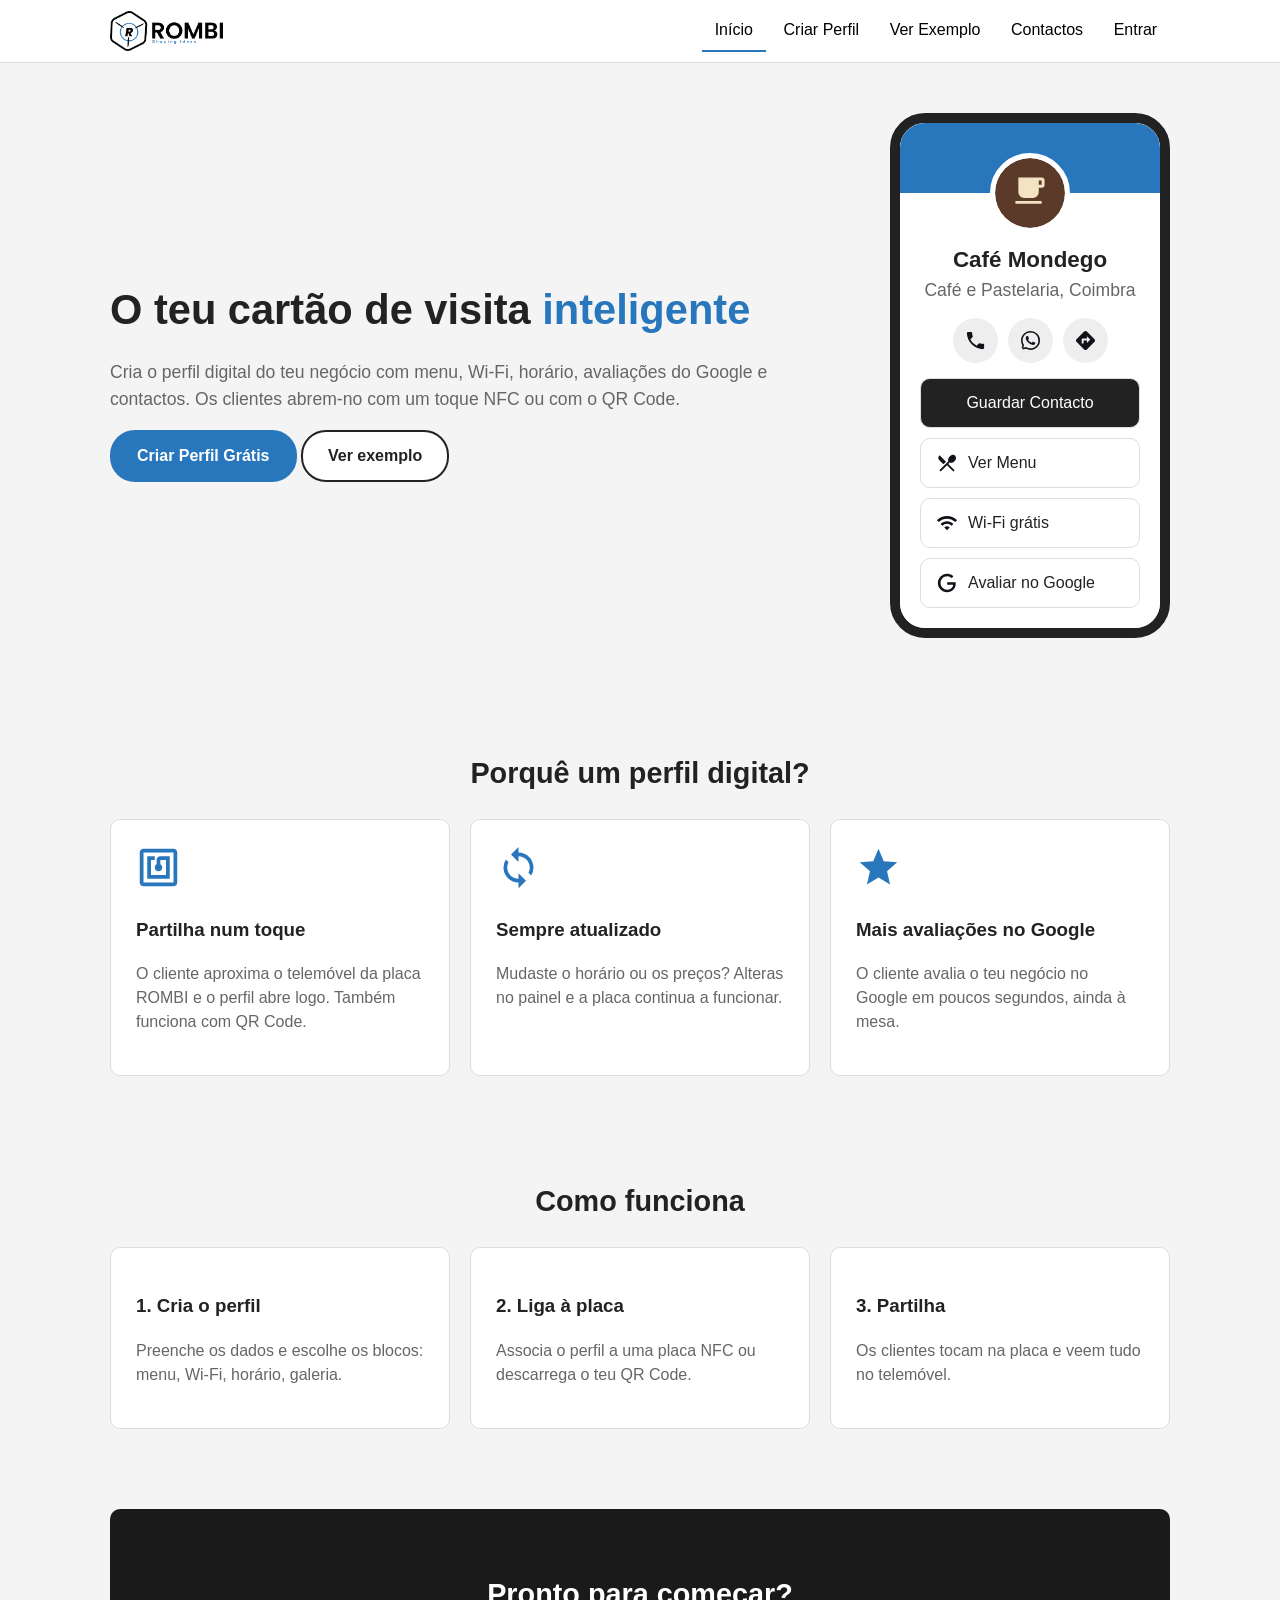
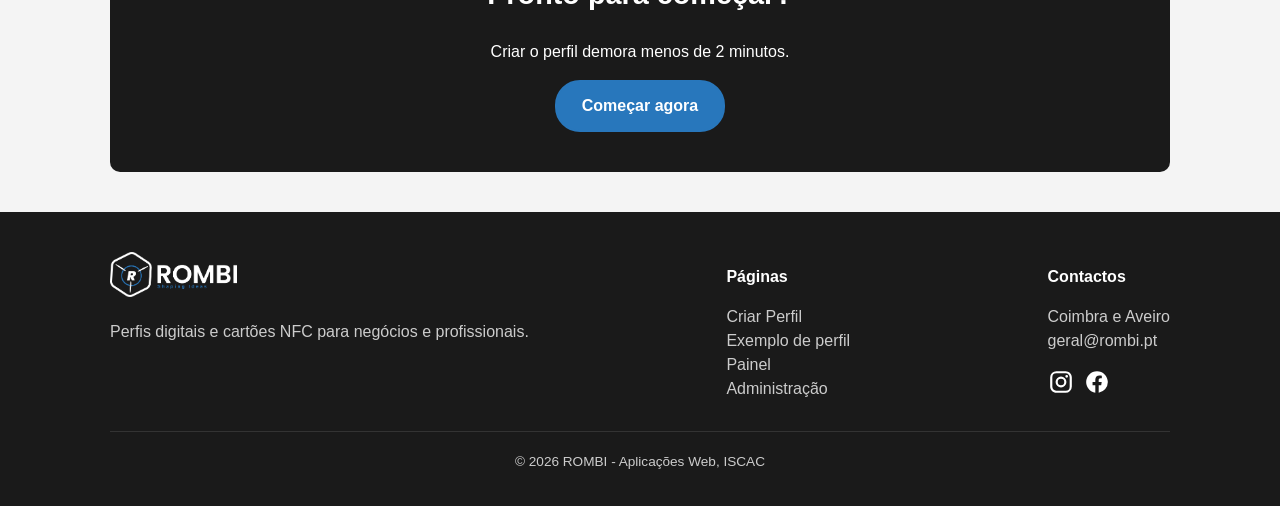
<file: index.html>
<!doctype html>
<html lang="pt">
<head>
    <meta charset="UTF-8">
    <meta name="viewport" content="width=device-width, initial-scale=1.0">
    <title>ROMBI - Perfis Digitais</title>
    <link rel="icon" href="imagens/favicon.png">
    <link rel="stylesheet" href="css/style.css?v=4">
</head>
<body>

    <header>
        <div class="contentor" id="barra">
            <a id="logo" href="index.html"><img src="imagens/logo-rombi.png" alt="logótipo da ROMBI"></a>

            <nav>
                <a class="nav-link activo" href="index.html">Início</a>
                <a class="nav-link" href="templates.html">Criar Perfil</a>
                <a class="nav-link" href="perfil.html">Ver Exemplo</a>
                <a class="nav-link" href="contactos.html">Contactos</a>
                <a class="nav-link" href="entrar.html">Entrar</a>
            </nav>
        </div>
    </header>

    <main>

        <section class="contentor" id="destaque">
            <div class="texto">
                <h1>O teu cartão de visita <span>inteligente</span></h1>
                <p>
                    Cria o perfil digital do teu negócio com menu, Wi-Fi, horário, avaliações
                    do Google e contactos. Os clientes abrem-no com um toque NFC ou com o QR Code.
                </p>
                <a class="botao" href="templates.html">Criar Perfil Grátis</a>
                <a class="botao botao-branco" href="perfil.html">Ver exemplo</a>
            </div>

            <div class="telemovel">
                <div class="perfil">
                    <div class="capa"></div>
                    <img class="avatar" src="imagens/avatares/cafe-mondego.svg" alt="logótipo do Café Mondego">
                    <h2>Café Mondego</h2>
                    <p class="categoria">Café e Pastelaria, Coimbra</p>
                    <div class="acoes">
                        <img src="imagens/icons/ic--baseline-phone.svg" alt="ligar">
                        <img src="imagens/icons/ic--baseline-whatsapp.svg" alt="whatsapp">
                        <img src="imagens/icons/ic--baseline-directions.svg" alt="direções">
                    </div>
                    <div class="lista-botoes">
                        <div class="botao-link principal">Guardar Contacto</div>
                        <div class="botao-link"><img src="imagens/icons/ic--baseline-restaurant-menu.svg" alt="">Ver Menu</div>
                        <div class="botao-link"><img src="imagens/icons/ic--baseline-wifi.svg" alt="">Wi-Fi grátis</div>
                        <div class="botao-link"><img src="imagens/icons/mdi--google.svg" alt="">Avaliar no Google</div>
                    </div>
                </div>
            </div>
        </section>

        <section class="contentor seccao">
            <h2>Porquê um perfil digital?</h2>
            <div id="vantagens">
                <div class="card">
                    <img src="imagens/icons/ic--baseline-nfc-azul.svg" alt="ícone NFC">
                    <h3>Partilha num toque</h3>
                    <p>O cliente aproxima o telemóvel da placa ROMBI e o perfil abre logo. Também funciona com QR Code.</p>
                </div>
                <div class="card">
                    <img src="imagens/icons/ic--baseline-sync-azul.svg" alt="ícone atualizar">
                    <h3>Sempre atualizado</h3>
                    <p>Mudaste o horário ou os preços? Alteras no painel e a placa continua a funcionar.</p>
                </div>
                <div class="card">
                    <img src="imagens/icons/ic--baseline-star-azul.svg" alt="ícone estrela">
                    <h3>Mais avaliações no Google</h3>
                    <p>O cliente avalia o teu negócio no Google em poucos segundos, ainda à mesa.</p>
                </div>
            </div>
        </section>

        <section class="contentor seccao">
            <h2>Como funciona</h2>
            <div id="passos">
                <div class="card">
                    <h3>1. Cria o perfil</h3>
                    <p>Preenche os dados e escolhe os blocos: menu, Wi-Fi, horário, galeria.</p>
                </div>
                <div class="card">
                    <h3>2. Liga à placa</h3>
                    <p>Associa o perfil a uma placa NFC ou descarrega o teu QR Code.</p>
                </div>
                <div class="card">
                    <h3>3. Partilha</h3>
                    <p>Os clientes tocam na placa e veem tudo no telemóvel.</p>
                </div>
            </div>
        </section>

        <section class="contentor seccao">
            <div id="chamada">
                <h2>Pronto para começar?</h2>
                <p>Criar o perfil demora menos de 2 minutos.</p>
                <a class="botao" href="templates.html">Começar agora</a>
            </div>
        </section>

    </main>

    <footer>
        <div class="contentor">
            <div id="rodape">
                <div>
                    <img class="logo-rodape" src="imagens/logo-rombi-branco.png" alt="logótipo da ROMBI">
                    <p>Perfis digitais e cartões NFC para negócios e profissionais.</p>
                </div>
                <div>
                    <h2>Páginas</h2>
                    <ul>
                        <li><a href="templates.html">Criar Perfil</a></li>
                        <li><a href="perfil.html">Exemplo de perfil</a></li>
                        <li><a href="painel.html">Painel</a></li>
                        <li><a href="admin.html">Administração</a></li>
                    </ul>
                </div>
                <div>
                    <h2>Contactos</h2>
                    <ul>
                        <li>Coimbra e Aveiro</li>
                        <li><a href="mailto:geral@rombi.pt">geral@rombi.pt</a></li>
                    </ul>
                    <div id="redes">
                        <a href="https://www.instagram.com/" target="_blank"><img src="imagens/icons/mdi--instagram-branco.svg" alt="instagram da ROMBI"></a>
                        <a href="https://www.facebook.com/" target="_blank"><img src="imagens/icons/mdi--facebook-branco.svg" alt="facebook da ROMBI"></a>
                    </div>
                </div>
            </div>
            <p class="direitos">© 2026 ROMBI - Aplicações Web, ISCAC</p>
        </div>
    </footer>

</body>
</html>
</file>
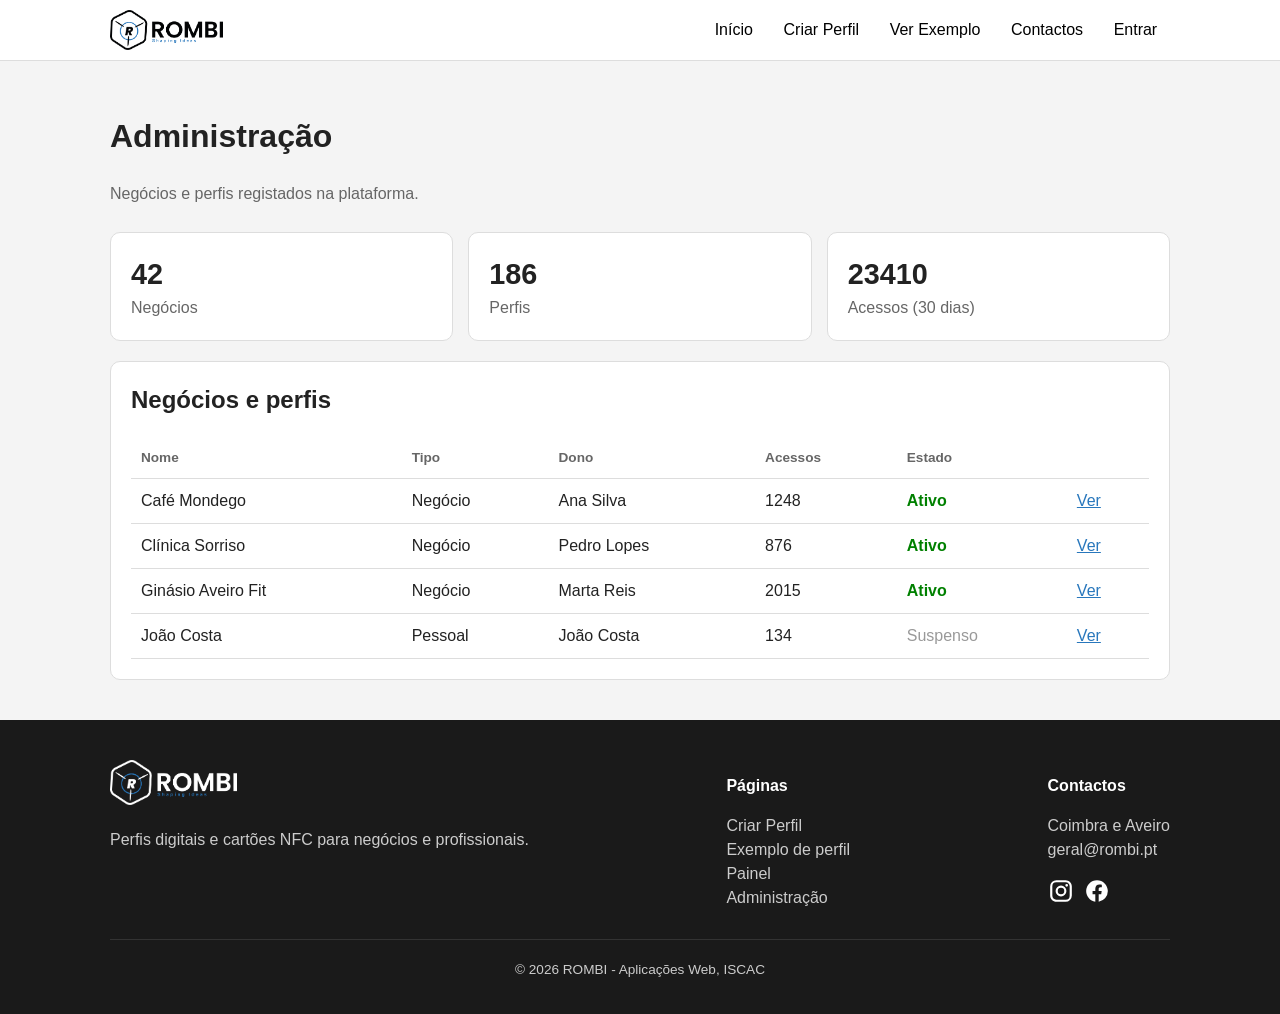
<file: admin.html>
<!doctype html>
<html lang="pt">
<head>
    <meta charset="UTF-8">
    <meta name="viewport" content="width=device-width, initial-scale=1.0">
    <title>ROMBI - Administração</title>
    <link rel="icon" href="imagens/favicon.png">
    <link rel="stylesheet" href="css/style.css?v=4">
</head>
<body>

    <header>
        <div class="contentor" id="barra">
            <a id="logo" href="index.html"><img src="imagens/logo-rombi.png" alt="logótipo da ROMBI"></a>

            <nav>
                <a class="nav-link" href="index.html">Início</a>
                <a class="nav-link" href="templates.html">Criar Perfil</a>
                <a class="nav-link" href="perfil.html">Ver Exemplo</a>
                <a class="nav-link" href="contactos.html">Contactos</a>
                <a class="nav-link" href="entrar.html">Entrar</a>
            </nav>
        </div>
    </header>

    <main class="contentor">

        <div class="titulo-pagina">
            <h1>Administração</h1>
            <p>Negócios e perfis registados na plataforma.</p>
        </div>

        <div id="estatisticas">
            <div class="estatistica">
                <div class="valor">42</div>
                <div class="descricao">Negócios</div>
            </div>
            <div class="estatistica">
                <div class="valor">186</div>
                <div class="descricao">Perfis</div>
            </div>
            <div class="estatistica">
                <div class="valor">23410</div>
                <div class="descricao">Acessos (30 dias)</div>
            </div>
        </div>

        <div class="colunas">
            <div class="caixa">
                <h2>Negócios e perfis</h2>
                <div class="tabela-scroll">
                    <table class="tabela">
                        <tr>
                            <th>Nome</th>
                            <th>Tipo</th>
                            <th>Dono</th>
                            <th>Acessos</th>
                            <th>Estado</th>
                            <th></th>
                        </tr>
                        <tr>
                            <td>Café Mondego</td>
                            <td>Negócio</td>
                            <td>Ana Silva</td>
                            <td>1248</td>
                            <td class="ativo">Ativo</td>
                            <td><a href="perfil.html">Ver</a></td>
                        </tr>
                        <tr>
                            <td>Clínica Sorriso</td>
                            <td>Negócio</td>
                            <td>Pedro Lopes</td>
                            <td>876</td>
                            <td class="ativo">Ativo</td>
                            <td><a href="perfil.html">Ver</a></td>
                        </tr>
                        <tr>
                            <td>Ginásio Aveiro Fit</td>
                            <td>Negócio</td>
                            <td>Marta Reis</td>
                            <td>2015</td>
                            <td class="ativo">Ativo</td>
                            <td><a href="perfil.html">Ver</a></td>
                        </tr>
                        <tr>
                            <td>João Costa</td>
                            <td>Pessoal</td>
                            <td>João Costa</td>
                            <td>134</td>
                            <td class="inativo">Suspenso</td>
                            <td><a href="perfil.html">Ver</a></td>
                        </tr>
                    </table>
                </div>
            </div>
        </div>
    </main>

    <footer>
        <div class="contentor">
            <div id="rodape">
                <div>
                    <img class="logo-rodape" src="imagens/logo-rombi-branco.png" alt="logótipo da ROMBI">
                    <p>Perfis digitais e cartões NFC para negócios e profissionais.</p>
                </div>
                <div>
                    <h2>Páginas</h2>
                    <ul>
                        <li><a href="templates.html">Criar Perfil</a></li>
                        <li><a href="perfil.html">Exemplo de perfil</a></li>
                        <li><a href="painel.html">Painel</a></li>
                        <li><a href="admin.html">Administração</a></li>
                    </ul>
                </div>
                <div>
                    <h2>Contactos</h2>
                    <ul>
                        <li>Coimbra e Aveiro</li>
                        <li><a href="mailto:geral@rombi.pt">geral@rombi.pt</a></li>
                    </ul>
                    <div id="redes">
                        <a href="https://www.instagram.com/" target="_blank"><img src="imagens/icons/mdi--instagram-branco.svg" alt="instagram da ROMBI"></a>
                        <a href="https://www.facebook.com/" target="_blank"><img src="imagens/icons/mdi--facebook-branco.svg" alt="facebook da ROMBI"></a>
                    </div>
                </div>
            </div>
            <p class="direitos">© 2026 ROMBI - Aplicações Web, ISCAC</p>
        </div>
    </footer>

</body>
</html>
</file>
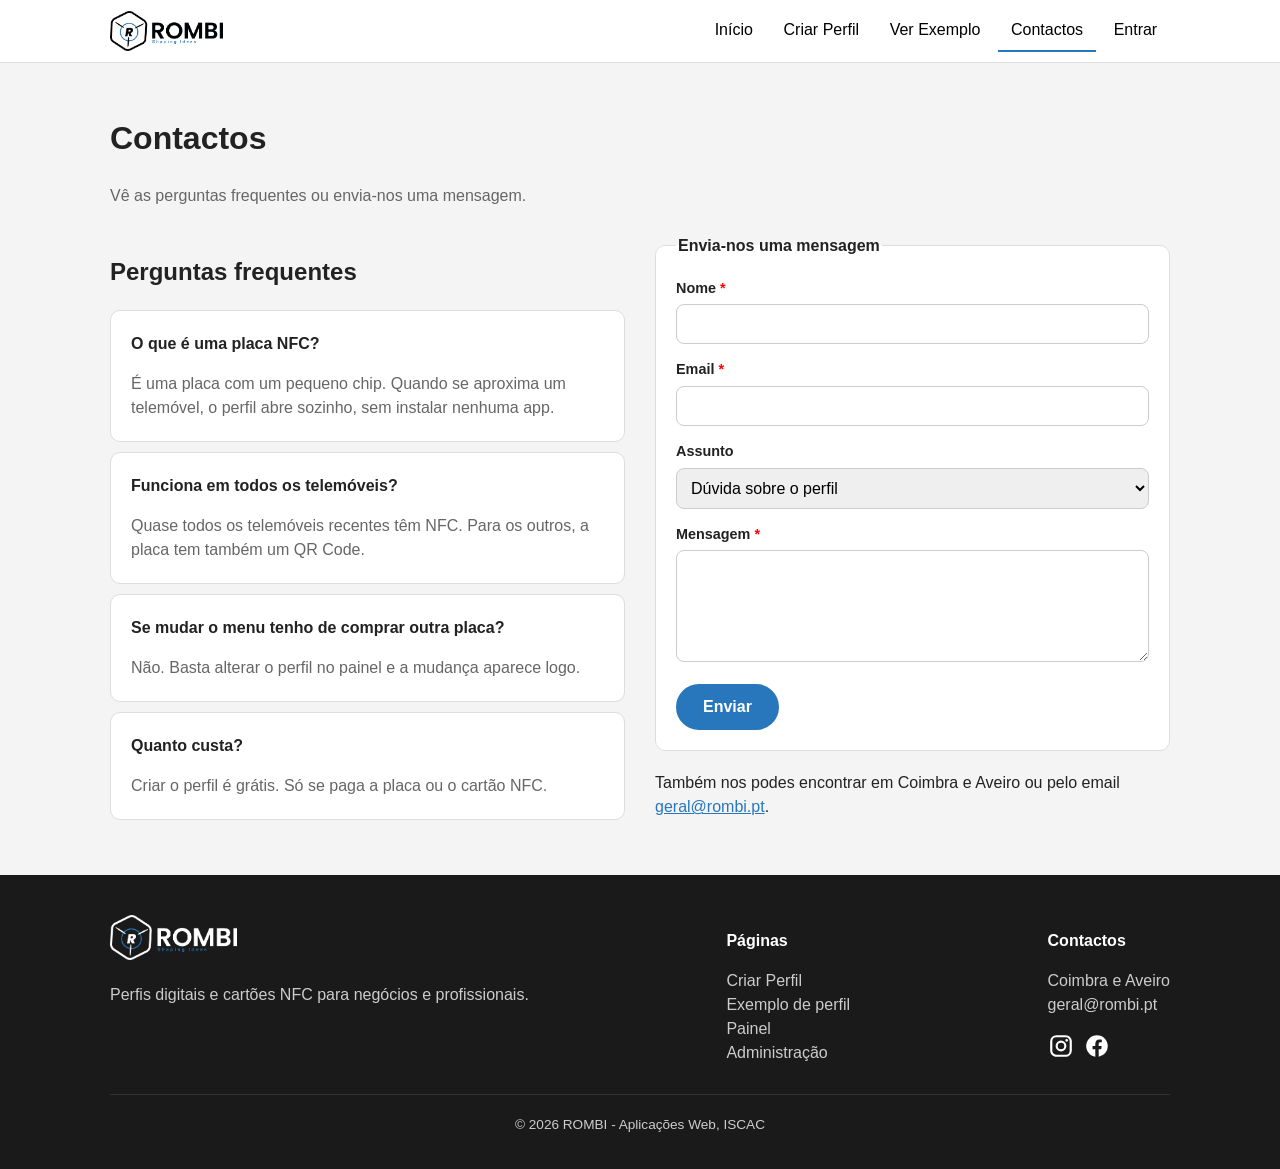
<file: contactos.html>
<!doctype html>
<html lang="pt">
<head>
    <meta charset="UTF-8">
    <meta name="viewport" content="width=device-width, initial-scale=1.0">
    <title>ROMBI - Contactos</title>
    <link rel="icon" href="imagens/favicon.png">
    <link rel="stylesheet" href="css/style.css?v=4">
</head>
<body>

    <header>
        <div class="contentor" id="barra">
            <a id="logo" href="index.html"><img src="imagens/logo-rombi.png" alt="logótipo da ROMBI"></a>

            <nav>
                <a class="nav-link" href="index.html">Início</a>
                <a class="nav-link" href="templates.html">Criar Perfil</a>
                <a class="nav-link" href="perfil.html">Ver Exemplo</a>
                <a class="nav-link activo" href="contactos.html">Contactos</a>
                <a class="nav-link" href="entrar.html">Entrar</a>
            </nav>
        </div>
    </header>

    <main class="contentor">

        <div class="titulo-pagina">
            <h1>Contactos</h1>
            <p>Vê as perguntas frequentes ou envia-nos uma mensagem.</p>
        </div>

        <div id="contactos">

            <div id="perguntas">
                <h2>Perguntas frequentes</h2>
                <div class="pergunta">
                    <h3>O que é uma placa NFC?</h3>
                    <p>É uma placa com um pequeno chip. Quando se aproxima um telemóvel, o perfil abre sozinho, sem instalar nenhuma app.</p>
                </div>
                <div class="pergunta">
                    <h3>Funciona em todos os telemóveis?</h3>
                    <p>Quase todos os telemóveis recentes têm NFC. Para os outros, a placa tem também um QR Code.</p>
                </div>
                <div class="pergunta">
                    <h3>Se mudar o menu tenho de comprar outra placa?</h3>
                    <p>Não. Basta alterar o perfil no painel e a mudança aparece logo.</p>
                </div>
                <div class="pergunta">
                    <h3>Quanto custa?</h3>
                    <p>Criar o perfil é grátis. Só se paga a placa ou o cartão NFC.</p>
                </div>
            </div>

            <div id="mensagem">
                <form class="formulario" action="#" method="post">
                    <fieldset>
                        <legend>Envia-nos uma mensagem</legend>
                        <div class="campo">
                            <label for="c-nome">Nome <span class="obrigatorio">*</span></label>
                            <input type="text" id="c-nome" name="nome" required>
                        </div>
                        <div class="campo">
                            <label for="c-email">Email <span class="obrigatorio">*</span></label>
                            <input type="email" id="c-email" name="email" required>
                        </div>
                        <div class="campo">
                            <label for="c-assunto">Assunto</label>
                            <select id="c-assunto" name="assunto">
                                <option>Dúvida sobre o perfil</option>
                                <option>Encomenda de placa NFC</option>
                                <option>Outro</option>
                            </select>
                        </div>
                        <div class="campo">
                            <label for="c-mensagem">Mensagem <span class="obrigatorio">*</span></label>
                            <textarea id="c-mensagem" name="mensagem" rows="5" required></textarea>
                        </div>
                        <button type="submit" class="botao">Enviar</button>
                    </fieldset>
                </form>
                <p>Também nos podes encontrar em Coimbra e Aveiro ou pelo email <a href="mailto:geral@rombi.pt">geral@rombi.pt</a>.</p>
            </div>

        </div>
    </main>

    <footer>
        <div class="contentor">
            <div id="rodape">
                <div>
                    <img class="logo-rodape" src="imagens/logo-rombi-branco.png" alt="logótipo da ROMBI">
                    <p>Perfis digitais e cartões NFC para negócios e profissionais.</p>
                </div>
                <div>
                    <h2>Páginas</h2>
                    <ul>
                        <li><a href="templates.html">Criar Perfil</a></li>
                        <li><a href="perfil.html">Exemplo de perfil</a></li>
                        <li><a href="painel.html">Painel</a></li>
                        <li><a href="admin.html">Administração</a></li>
                    </ul>
                </div>
                <div>
                    <h2>Contactos</h2>
                    <ul>
                        <li>Coimbra e Aveiro</li>
                        <li><a href="mailto:geral@rombi.pt">geral@rombi.pt</a></li>
                    </ul>
                    <div id="redes">
                        <a href="https://www.instagram.com/" target="_blank"><img src="imagens/icons/mdi--instagram-branco.svg" alt="instagram da ROMBI"></a>
                        <a href="https://www.facebook.com/" target="_blank"><img src="imagens/icons/mdi--facebook-branco.svg" alt="facebook da ROMBI"></a>
                    </div>
                </div>
            </div>
            <p class="direitos">© 2026 ROMBI - Aplicações Web, ISCAC</p>
        </div>
    </footer>

</body>
</html>
</file>
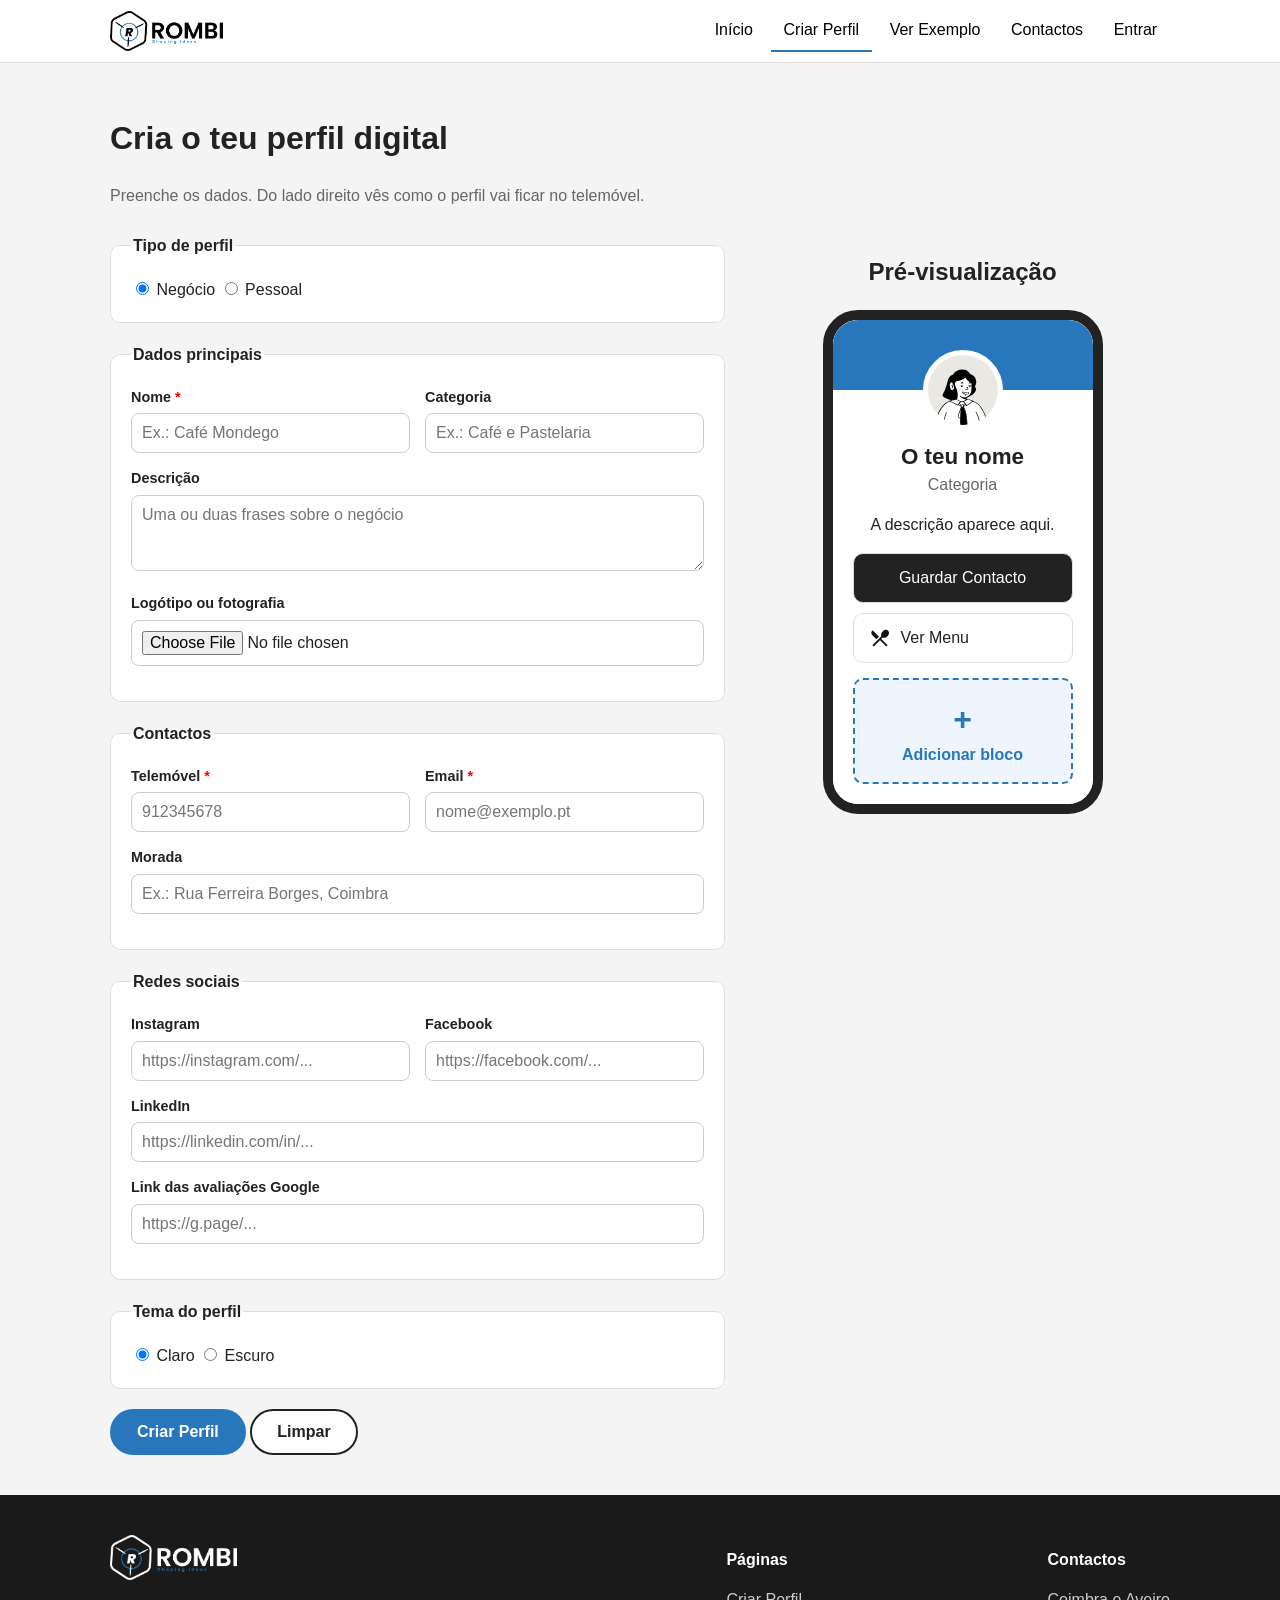
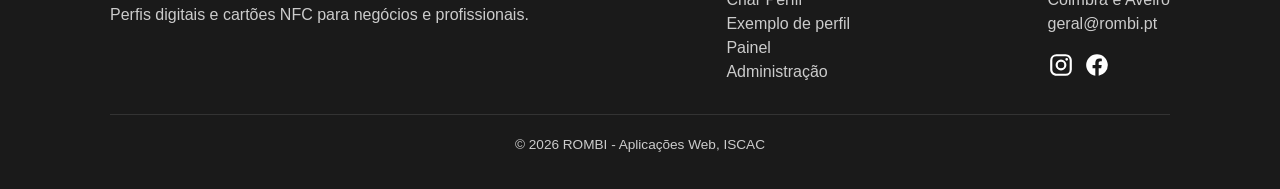
<file: criar-perfil.html>
<!doctype html>
<html lang="pt">
<head>
    <meta charset="UTF-8">
    <meta name="viewport" content="width=device-width, initial-scale=1.0">
    <title>ROMBI - Criar Perfil</title>
    <link rel="icon" href="imagens/favicon.png">
    <link rel="stylesheet" href="css/style.css?v=4">
</head>
<body>

    <header>
        <div class="contentor" id="barra">
            <a id="logo" href="index.html"><img src="imagens/logo-rombi.png" alt="logótipo da ROMBI"></a>

            <nav>
                <a class="nav-link" href="index.html">Início</a>
                <a class="nav-link activo" href="templates.html">Criar Perfil</a>
                <a class="nav-link" href="perfil.html">Ver Exemplo</a>
                <a class="nav-link" href="contactos.html">Contactos</a>
                <a class="nav-link" href="entrar.html">Entrar</a>
            </nav>
        </div>
    </header>

    <main class="contentor">

        <div class="titulo-pagina">
            <h1>Cria o teu perfil digital</h1>
            <p>Preenche os dados. Do lado direito vês como o perfil vai ficar no telemóvel.</p>
        </div>

        <div id="criar">

            <form class="formulario" action="painel.html" method="get">

                <fieldset>
                    <legend>Tipo de perfil</legend>
                    <input type="radio" id="negocio" name="tipo" value="negocio" checked>
                    <label for="negocio">Negócio</label>
                    <input type="radio" id="pessoal" name="tipo" value="pessoal">
                    <label for="pessoal">Pessoal</label>
                </fieldset>

                <fieldset>
                    <legend>Dados principais</legend>
                    <div class="linha">
                        <div class="campo">
                            <label for="nome">Nome <span class="obrigatorio">*</span></label>
                            <input type="text" id="nome" name="nome" placeholder="Ex.: Café Mondego" required>
                        </div>
                        <div class="campo">
                            <label for="categoria">Categoria</label>
                            <input type="text" id="categoria" name="categoria" placeholder="Ex.: Café e Pastelaria">
                        </div>
                    </div>
                    <div class="campo">
                        <label for="bio">Descrição</label>
                        <textarea id="bio" name="bio" rows="3" placeholder="Uma ou duas frases sobre o negócio"></textarea>
                    </div>
                    <div class="campo">
                        <label for="foto">Logótipo ou fotografia</label>
                        <input type="file" id="foto" name="foto">
                    </div>
                </fieldset>

                <fieldset>
                    <legend>Contactos</legend>
                    <div class="linha">
                        <div class="campo">
                            <label for="telefone">Telemóvel <span class="obrigatorio">*</span></label>
                            <input type="tel" id="telefone" name="telefone" placeholder="912345678" required>
                        </div>
                        <div class="campo">
                            <label for="email">Email <span class="obrigatorio">*</span></label>
                            <input type="email" id="email" name="email" placeholder="nome@exemplo.pt" required>
                        </div>
                    </div>
                    <div class="campo">
                        <label for="morada">Morada</label>
                        <input type="text" id="morada" name="morada" placeholder="Ex.: Rua Ferreira Borges, Coimbra">
                    </div>
                </fieldset>

                <fieldset>
                    <legend>Redes sociais</legend>
                    <div class="linha">
                        <div class="campo">
                            <label for="instagram">Instagram</label>
                            <input type="url" id="instagram" name="instagram" placeholder="https://instagram.com/...">
                        </div>
                        <div class="campo">
                            <label for="facebook">Facebook</label>
                            <input type="url" id="facebook" name="facebook" placeholder="https://facebook.com/...">
                        </div>
                        <div class="campo">
                            <label for="linkedin">LinkedIn</label>
                            <input type="url" id="linkedin" name="linkedin" placeholder="https://linkedin.com/in/...">
                        </div>
                    </div>
                    <div class="campo">
                        <label for="google">Link das avaliações Google</label>
                        <input type="url" id="google" name="google" placeholder="https://g.page/...">
                    </div>
                </fieldset>

                <fieldset>
                    <legend>Tema do perfil</legend>
                    <input type="radio" id="claro" name="tema" value="claro" checked>
                    <label for="claro">Claro</label>
                    <input type="radio" id="escuro" name="tema" value="escuro">
                    <label for="escuro">Escuro</label>
                </fieldset>

                <button type="submit" class="botao">Criar Perfil</button>
                <button type="reset" class="botao botao-branco">Limpar</button>
            </form>

            <div id="pre-visualizacao">
                <h2>Pré-visualização</h2>
                <div class="telemovel">
                    <div class="perfil">
                        <div class="capa"></div>
                        <img class="avatar" src="imagens/avatares/avatar-padrao.svg" alt="avatar do perfil">
                        <h2>O teu nome</h2>
                        <p class="categoria">Categoria</p>
                        <p class="bio">A descrição aparece aqui.</p>
                        <div class="lista-botoes">
                            <div class="botao-link principal">Guardar Contacto</div>
                            <div class="botao-link"><img src="imagens/icons/ic--baseline-restaurant-menu.svg" alt="">Ver Menu</div>
                        </div>
                        <div class="adicionar-bloco"><span>+</span>Adicionar bloco</div>
                    </div>
                </div>
            </div>

        </div>
    </main>

    <footer>
        <div class="contentor">
            <div id="rodape">
                <div>
                    <img class="logo-rodape" src="imagens/logo-rombi-branco.png" alt="logótipo da ROMBI">
                    <p>Perfis digitais e cartões NFC para negócios e profissionais.</p>
                </div>
                <div>
                    <h2>Páginas</h2>
                    <ul>
                        <li><a href="templates.html">Criar Perfil</a></li>
                        <li><a href="perfil.html">Exemplo de perfil</a></li>
                        <li><a href="painel.html">Painel</a></li>
                        <li><a href="admin.html">Administração</a></li>
                    </ul>
                </div>
                <div>
                    <h2>Contactos</h2>
                    <ul>
                        <li>Coimbra e Aveiro</li>
                        <li><a href="mailto:geral@rombi.pt">geral@rombi.pt</a></li>
                    </ul>
                    <div id="redes">
                        <a href="https://www.instagram.com/" target="_blank"><img src="imagens/icons/mdi--instagram-branco.svg" alt="instagram da ROMBI"></a>
                        <a href="https://www.facebook.com/" target="_blank"><img src="imagens/icons/mdi--facebook-branco.svg" alt="facebook da ROMBI"></a>
                    </div>
                </div>
            </div>
            <p class="direitos">© 2026 ROMBI - Aplicações Web, ISCAC</p>
        </div>
    </footer>

</body>
</html>
</file>
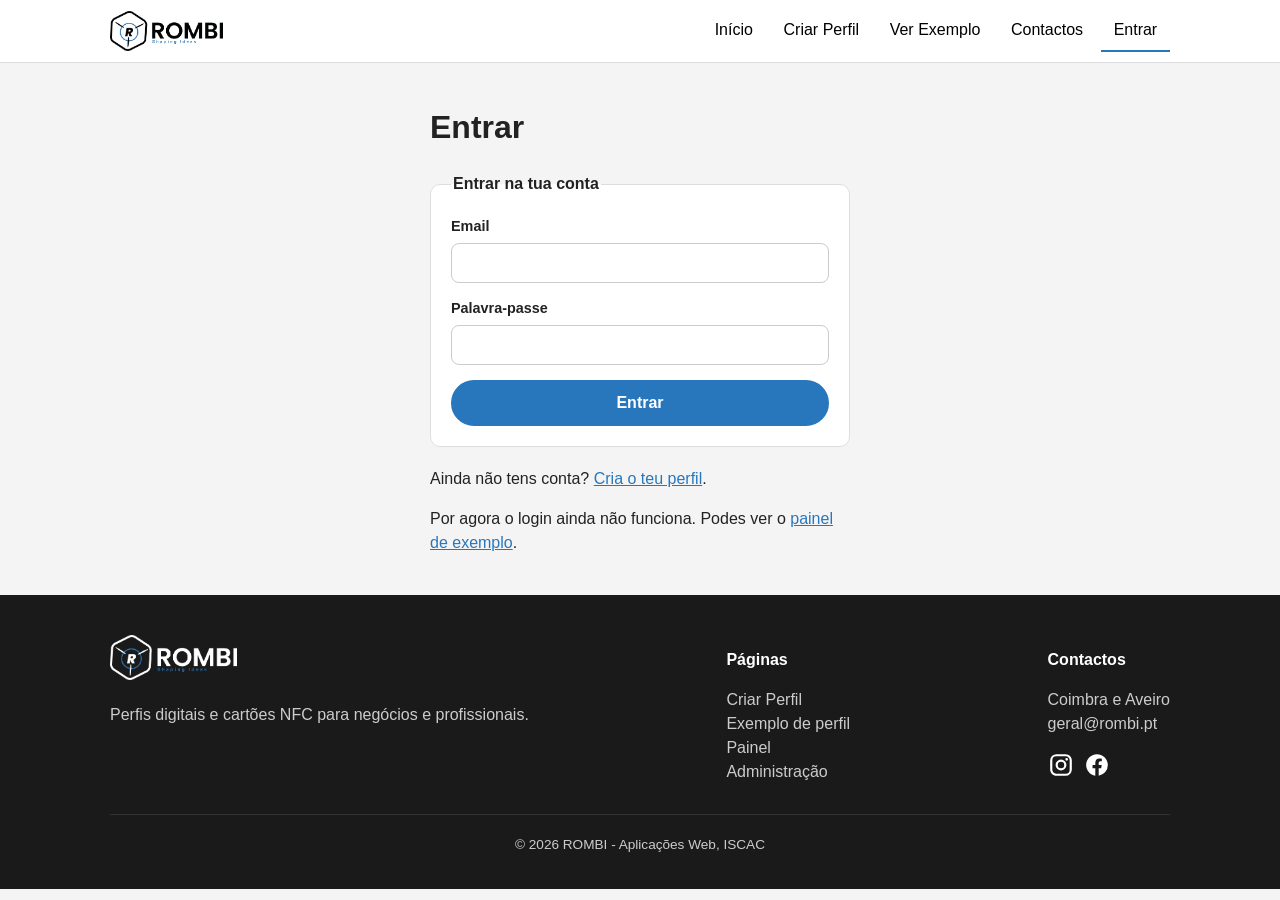
<file: entrar.html>
<!doctype html>
<html lang="pt">
<head>
    <meta charset="UTF-8">
    <meta name="viewport" content="width=device-width, initial-scale=1.0">
    <title>ROMBI - Entrar</title>
    <link rel="icon" href="imagens/favicon.png">
    <link rel="stylesheet" href="css/style.css?v=4">
</head>
<body>

    <header>
        <div class="contentor" id="barra">
            <a id="logo" href="index.html"><img src="imagens/logo-rombi.png" alt="logótipo da ROMBI"></a>

            <nav>
                <a class="nav-link" href="index.html">Início</a>
                <a class="nav-link" href="templates.html">Criar Perfil</a>
                <a class="nav-link" href="perfil.html">Ver Exemplo</a>
                <a class="nav-link" href="contactos.html">Contactos</a>
                <a class="nav-link activo" href="entrar.html">Entrar</a>
            </nav>
        </div>
    </header>

    <main class="contentor">

        <div id="login">
            <h1>Entrar</h1>
            <form class="formulario" action="#" method="post">
                <fieldset>
                    <legend>Entrar na tua conta</legend>
                    <div class="campo">
                        <label for="l-email">Email</label>
                        <input type="email" id="l-email" name="email" required>
                    </div>
                    <div class="campo">
                        <label for="l-password">Palavra-passe</label>
                        <input type="password" id="l-password" name="password" required>
                    </div>
                    <button type="submit" class="botao">Entrar</button>
                </fieldset>
            </form>
            <p>Ainda não tens conta? <a href="templates.html">Cria o teu perfil</a>.</p>
            <p>Por agora o login ainda não funciona. Podes ver o <a href="painel.html">painel de exemplo</a>.</p>
        </div>

    </main>

    <footer>
        <div class="contentor">
            <div id="rodape">
                <div>
                    <img class="logo-rodape" src="imagens/logo-rombi-branco.png" alt="logótipo da ROMBI">
                    <p>Perfis digitais e cartões NFC para negócios e profissionais.</p>
                </div>
                <div>
                    <h2>Páginas</h2>
                    <ul>
                        <li><a href="templates.html">Criar Perfil</a></li>
                        <li><a href="perfil.html">Exemplo de perfil</a></li>
                        <li><a href="painel.html">Painel</a></li>
                        <li><a href="admin.html">Administração</a></li>
                    </ul>
                </div>
                <div>
                    <h2>Contactos</h2>
                    <ul>
                        <li>Coimbra e Aveiro</li>
                        <li><a href="mailto:geral@rombi.pt">geral@rombi.pt</a></li>
                    </ul>
                    <div id="redes">
                        <a href="https://www.instagram.com/" target="_blank"><img src="imagens/icons/mdi--instagram-branco.svg" alt="instagram da ROMBI"></a>
                        <a href="https://www.facebook.com/" target="_blank"><img src="imagens/icons/mdi--facebook-branco.svg" alt="facebook da ROMBI"></a>
                    </div>
                </div>
            </div>
            <p class="direitos">© 2026 ROMBI - Aplicações Web, ISCAC</p>
        </div>
    </footer>

</body>
</html>
</file>
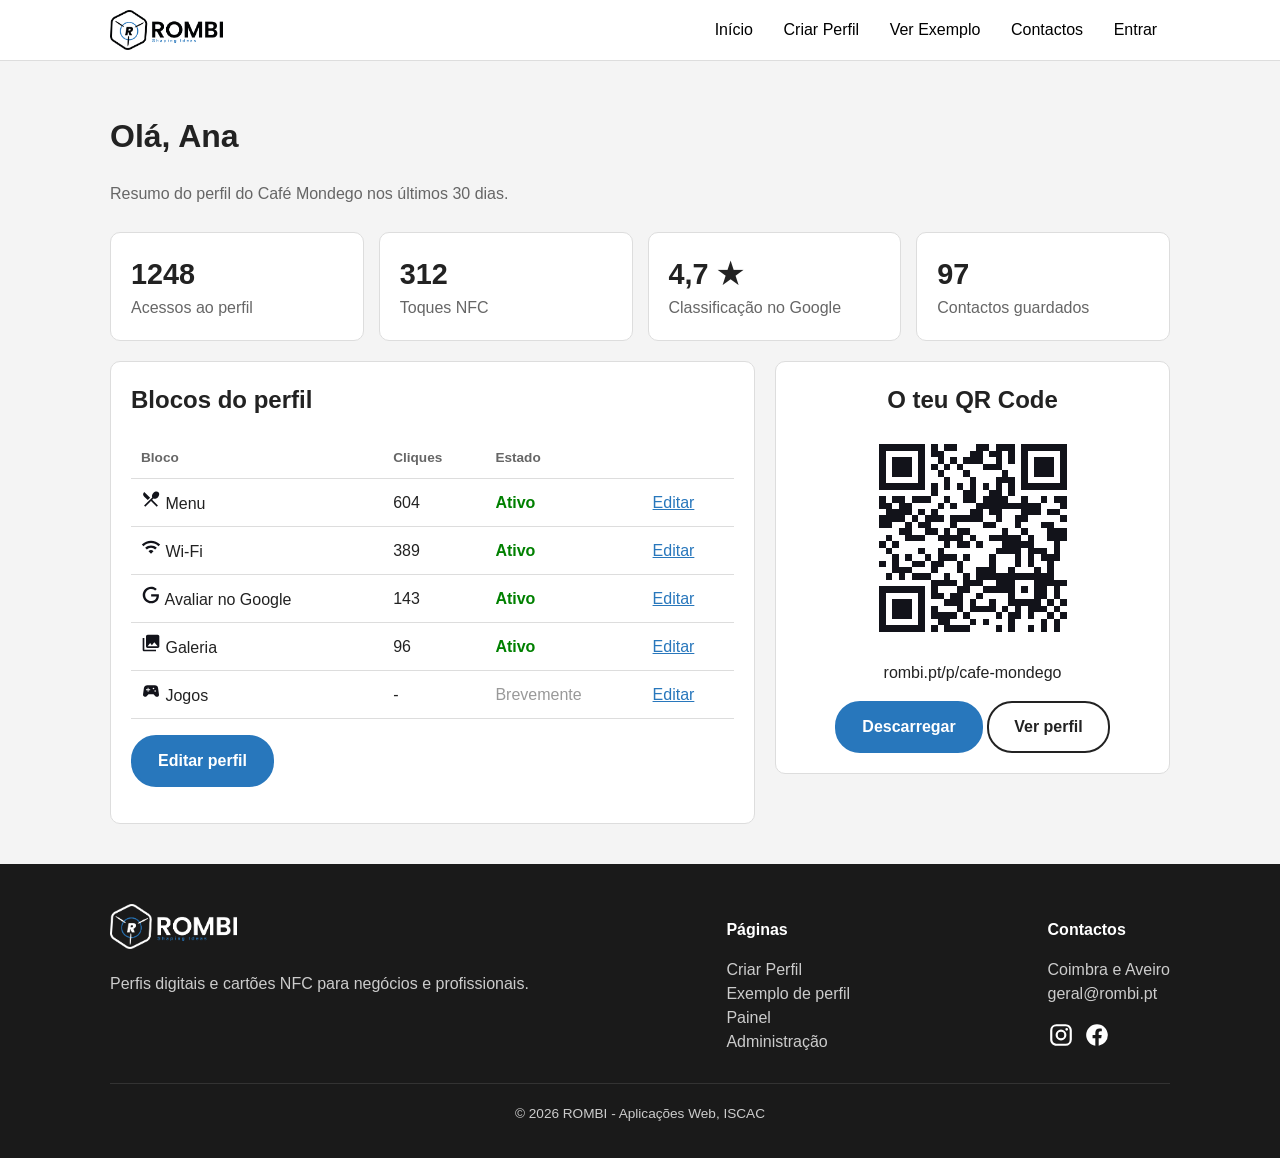
<file: painel.html>
<!doctype html>
<html lang="pt">
<head>
    <meta charset="UTF-8">
    <meta name="viewport" content="width=device-width, initial-scale=1.0">
    <title>ROMBI - Painel</title>
    <link rel="icon" href="imagens/favicon.png">
    <link rel="stylesheet" href="css/style.css?v=4">
</head>
<body>

    <header>
        <div class="contentor" id="barra">
            <a id="logo" href="index.html"><img src="imagens/logo-rombi.png" alt="logótipo da ROMBI"></a>

            <nav>
                <a class="nav-link" href="index.html">Início</a>
                <a class="nav-link" href="templates.html">Criar Perfil</a>
                <a class="nav-link" href="perfil.html">Ver Exemplo</a>
                <a class="nav-link" href="contactos.html">Contactos</a>
                <a class="nav-link" href="entrar.html">Entrar</a>
            </nav>
        </div>
    </header>

    <main class="contentor">

        <div class="titulo-pagina">
            <h1>Olá, Ana</h1>
            <p>Resumo do perfil do Café Mondego nos últimos 30 dias.</p>
        </div>

        <div id="estatisticas">
            <div class="estatistica">
                <div class="valor">1248</div>
                <div class="descricao">Acessos ao perfil</div>
            </div>
            <div class="estatistica">
                <div class="valor">312</div>
                <div class="descricao">Toques NFC</div>
            </div>
            <div class="estatistica">
                <div class="valor">4,7 ★</div>
                <div class="descricao">Classificação no Google</div>
            </div>
            <div class="estatistica">
                <div class="valor">97</div>
                <div class="descricao">Contactos guardados</div>
            </div>
        </div>

        <div class="colunas">

            <div class="caixa">
                <h2>Blocos do perfil</h2>
                <div class="tabela-scroll">
                    <table class="tabela">
                        <tr>
                            <th>Bloco</th>
                            <th>Cliques</th>
                            <th>Estado</th>
                            <th></th>
                        </tr>
                        <tr>
                            <td><img src="imagens/icons/ic--baseline-restaurant-menu.svg" alt=""> Menu</td>
                            <td>604</td>
                            <td class="ativo">Ativo</td>
                            <td><a href="criar-perfil.html">Editar</a></td>
                        </tr>
                        <tr>
                            <td><img src="imagens/icons/ic--baseline-wifi.svg" alt=""> Wi-Fi</td>
                            <td>389</td>
                            <td class="ativo">Ativo</td>
                            <td><a href="criar-perfil.html">Editar</a></td>
                        </tr>
                        <tr>
                            <td><img src="imagens/icons/mdi--google.svg" alt=""> Avaliar no Google</td>
                            <td>143</td>
                            <td class="ativo">Ativo</td>
                            <td><a href="criar-perfil.html">Editar</a></td>
                        </tr>
                        <tr>
                            <td><img src="imagens/icons/ic--baseline-photo-library.svg" alt=""> Galeria</td>
                            <td>96</td>
                            <td class="ativo">Ativo</td>
                            <td><a href="criar-perfil.html">Editar</a></td>
                        </tr>
                        <tr>
                            <td><img src="imagens/icons/ic--baseline-sports-esports.svg" alt=""> Jogos</td>
                            <td>-</td>
                            <td class="inativo">Brevemente</td>
                            <td><a href="criar-perfil.html">Editar</a></td>
                        </tr>
                    </table>
                </div>
                <p><a class="botao" href="criar-perfil.html">Editar perfil</a></p>
            </div>

            <div class="caixa pequena">
                <h2>O teu QR Code</h2>
                <img src="imagens/qr-cafe-mondego.svg" alt="QR Code do perfil do Café Mondego">
                <p>rombi.pt/p/cafe-mondego</p>
                <a class="botao" href="imagens/qr-cafe-mondego.svg" download>Descarregar</a>
                <a class="botao botao-branco" href="perfil.html">Ver perfil</a>
            </div>

        </div>
    </main>

    <footer>
        <div class="contentor">
            <div id="rodape">
                <div>
                    <img class="logo-rodape" src="imagens/logo-rombi-branco.png" alt="logótipo da ROMBI">
                    <p>Perfis digitais e cartões NFC para negócios e profissionais.</p>
                </div>
                <div>
                    <h2>Páginas</h2>
                    <ul>
                        <li><a href="templates.html">Criar Perfil</a></li>
                        <li><a href="perfil.html">Exemplo de perfil</a></li>
                        <li><a href="painel.html">Painel</a></li>
                        <li><a href="admin.html">Administração</a></li>
                    </ul>
                </div>
                <div>
                    <h2>Contactos</h2>
                    <ul>
                        <li>Coimbra e Aveiro</li>
                        <li><a href="mailto:geral@rombi.pt">geral@rombi.pt</a></li>
                    </ul>
                    <div id="redes">
                        <a href="https://www.instagram.com/" target="_blank"><img src="imagens/icons/mdi--instagram-branco.svg" alt="instagram da ROMBI"></a>
                        <a href="https://www.facebook.com/" target="_blank"><img src="imagens/icons/mdi--facebook-branco.svg" alt="facebook da ROMBI"></a>
                    </div>
                </div>
            </div>
            <p class="direitos">© 2026 ROMBI - Aplicações Web, ISCAC</p>
        </div>
    </footer>

</body>
</html>
</file>
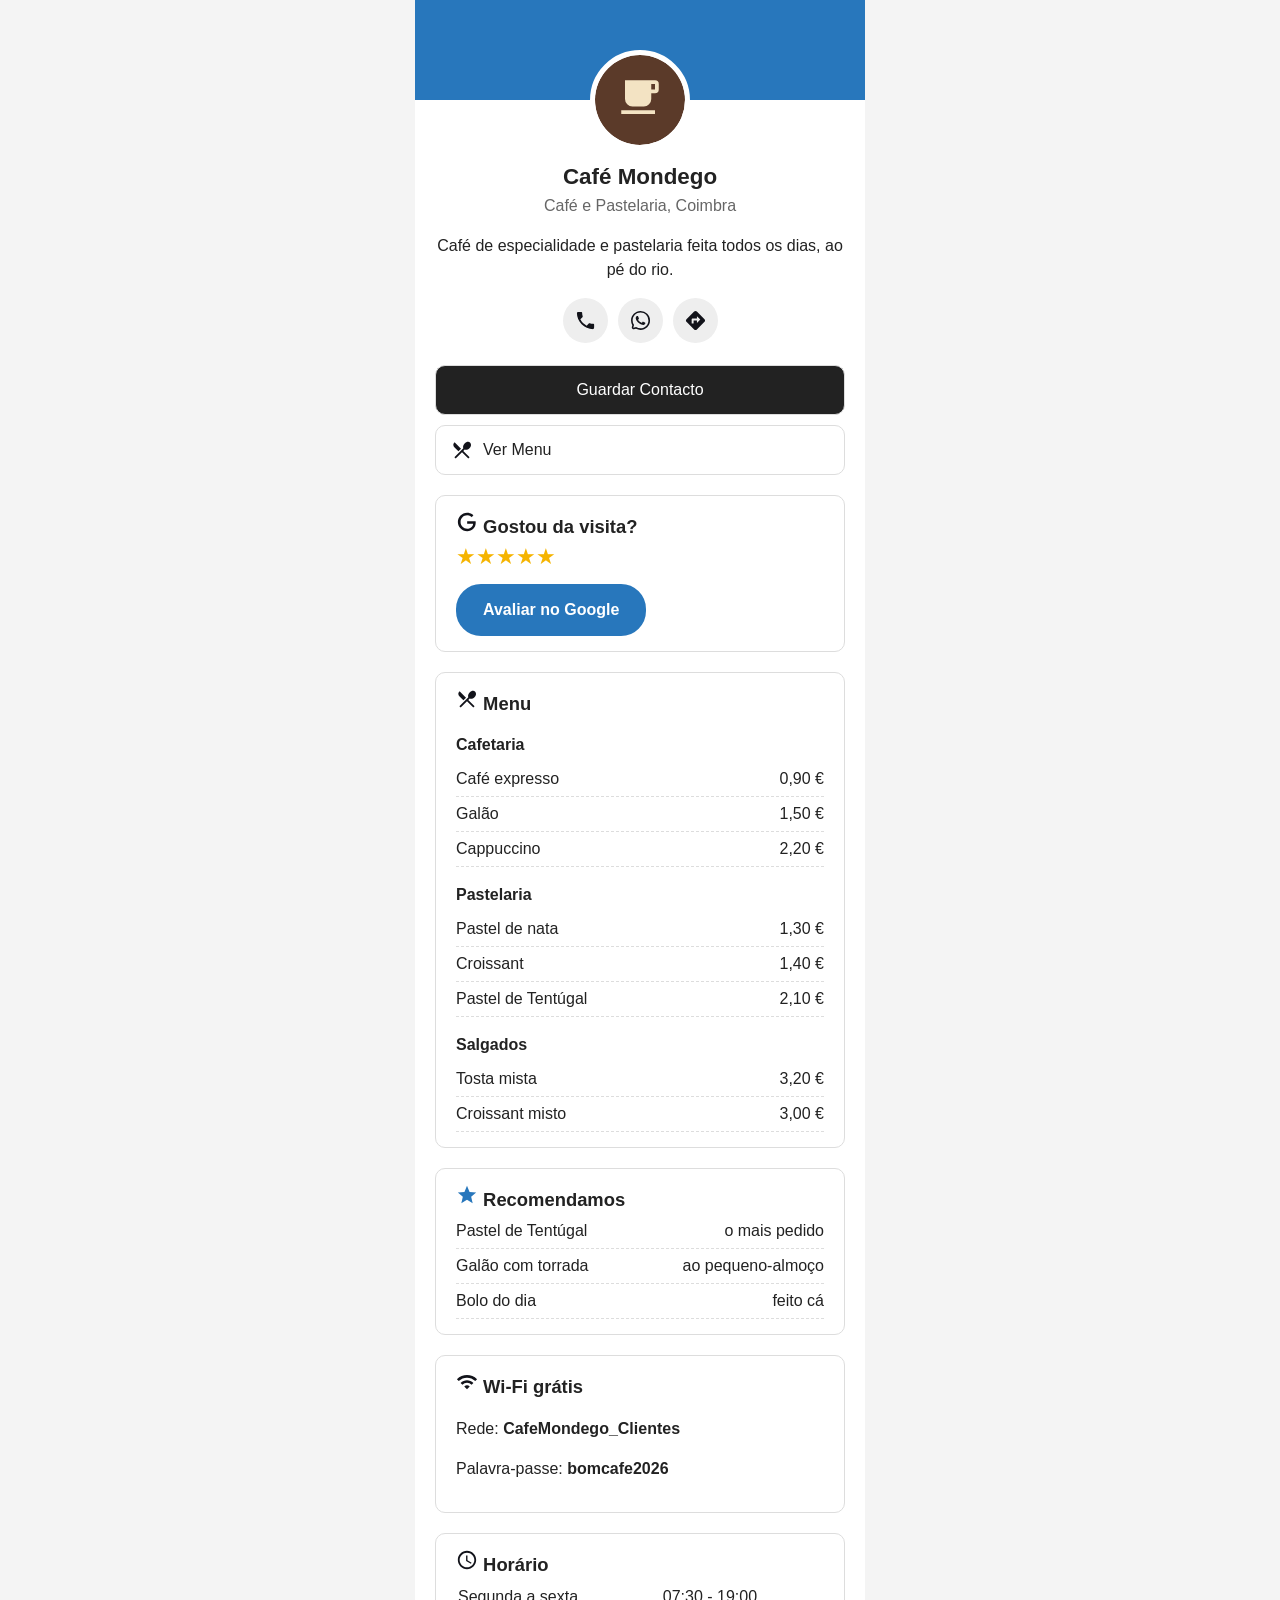
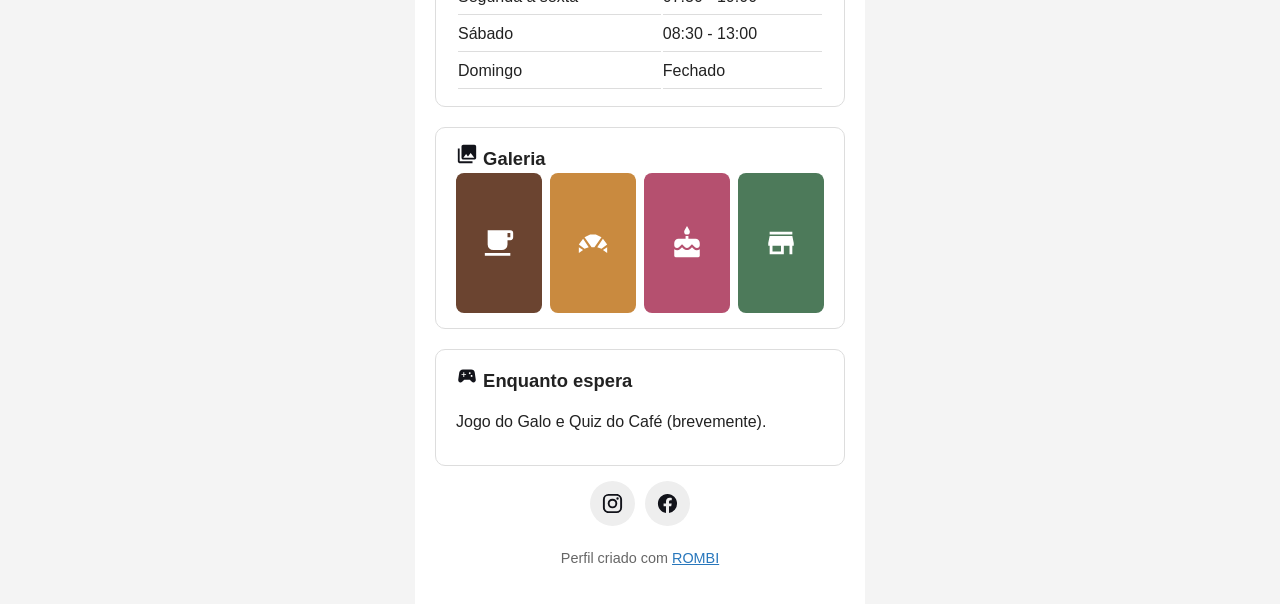
<file: perfil.html>
<!doctype html>
<html lang="pt">
<head>
    <meta charset="UTF-8">
    <meta name="viewport" content="width=device-width, initial-scale=1.0">
    <title>Café Mondego</title>
    <link rel="icon" href="imagens/favicon.png">
    <link rel="stylesheet" href="css/style.css?v=4">
</head>
<body>

    <main id="pagina-perfil">
        <div class="perfil">
            <div class="capa"></div>
            <img class="avatar" src="imagens/avatares/cafe-mondego.svg" alt="logótipo do Café Mondego">
            <h1>Café Mondego</h1>
            <p class="categoria">Café e Pastelaria, Coimbra</p>
            <p class="bio">Café de especialidade e pastelaria feita todos os dias, ao pé do rio.</p>

            <div class="acoes">
                <a href="tel:+351239000000"><img src="imagens/icons/ic--baseline-phone.svg" alt="ligar"></a>
                <a href="https://wa.me/351912345678" target="_blank"><img src="imagens/icons/ic--baseline-whatsapp.svg" alt="whatsapp"></a>
                <a href="https://maps.google.com/?q=Rua+Ferreira+Borges+Coimbra" target="_blank"><img src="imagens/icons/ic--baseline-directions.svg" alt="direções"></a>
            </div>

            <div class="lista-botoes">
                <a class="botao-link principal" href="contactos/cafe-mondego.vcf" download>Guardar Contacto</a>
                <a class="botao-link" href="#menu"><img src="imagens/icons/ic--baseline-restaurant-menu.svg" alt="">Ver Menu</a>
            </div>

            <div class="bloco-perfil">
                <h2><img src="imagens/icons/mdi--google.svg" alt=""> Gostou da visita?</h2>
                <p class="estrelas">★★★★★</p>
                <a class="botao" href="https://www.google.com/maps" target="_blank">Avaliar no Google</a>
            </div>

            <div class="bloco-perfil" id="menu">
                <h2><img src="imagens/icons/ic--baseline-restaurant-menu.svg" alt=""> Menu</h2>
                <h3>Cafetaria</h3>
                <ul class="lista-menu">
                    <li><span>Café expresso</span><span>0,90 €</span></li>
                    <li><span>Galão</span><span>1,50 €</span></li>
                    <li><span>Cappuccino</span><span>2,20 €</span></li>
                </ul>
                <h3>Pastelaria</h3>
                <ul class="lista-menu">
                    <li><span>Pastel de nata</span><span>1,30 €</span></li>
                    <li><span>Croissant</span><span>1,40 €</span></li>
                    <li><span>Pastel de Tentúgal</span><span>2,10 €</span></li>
                </ul>
                <h3>Salgados</h3>
                <ul class="lista-menu">
                    <li><span>Tosta mista</span><span>3,20 €</span></li>
                    <li><span>Croissant misto</span><span>3,00 €</span></li>
                </ul>
            </div>

            <div class="bloco-perfil">
                <h2><img src="imagens/icons/ic--baseline-star-azul.svg" alt=""> Recomendamos</h2>
                <ul class="lista-menu">
                    <li><span>Pastel de Tentúgal</span><span>o mais pedido</span></li>
                    <li><span>Galão com torrada</span><span>ao pequeno-almoço</span></li>
                    <li><span>Bolo do dia</span><span>feito cá</span></li>
                </ul>
            </div>

            <div class="bloco-perfil">
                <h2><img src="imagens/icons/ic--baseline-wifi.svg" alt=""> Wi-Fi grátis</h2>
                <p>Rede: <strong>CafeMondego_Clientes</strong></p>
                <p>Palavra-passe: <strong>bomcafe2026</strong></p>
            </div>

            <div class="bloco-perfil">
                <h2><img src="imagens/icons/ic--baseline-schedule.svg" alt=""> Horário</h2>
                <table class="tabela-horario">
                    <tr>
                        <td>Segunda a sexta</td>
                        <td>07:30 - 19:00</td>
                    </tr>
                    <tr>
                        <td>Sábado</td>
                        <td>08:30 - 13:00</td>
                    </tr>
                    <tr>
                        <td>Domingo</td>
                        <td>Fechado</td>
                    </tr>
                </table>
            </div>

            <div class="bloco-perfil">
                <h2><img src="imagens/icons/ic--baseline-photo-library.svg" alt=""> Galeria</h2>
                <div id="galeria">
                    <div class="foto foto1"><img src="imagens/icons/mdi--coffee-branco.svg" alt="café"></div>
                    <div class="foto foto2"><img src="imagens/icons/mdi--food-croissant-branco.svg" alt="croissants"></div>
                    <div class="foto foto3"><img src="imagens/icons/mdi--cake-variant-branco.svg" alt="bolo do dia"></div>
                    <div class="foto foto4"><img src="imagens/icons/ic--baseline-store-branco.svg" alt="esplanada"></div>
                </div>
            </div>

            <div class="bloco-perfil">
                <h2><img src="imagens/icons/ic--baseline-sports-esports.svg" alt=""> Enquanto espera</h2>
                <p>Jogo do Galo e Quiz do Café (brevemente).</p>
            </div>

            <div class="acoes">
                <a href="https://www.instagram.com/" target="_blank"><img src="imagens/icons/mdi--instagram.svg" alt="instagram"></a>
                <a href="https://www.facebook.com/" target="_blank"><img src="imagens/icons/mdi--facebook.svg" alt="facebook"></a>
            </div>

            <p class="rodape-perfil">Perfil criado com <a href="index.html">ROMBI</a></p>
        </div>
    </main>

</body>
</html>
</file>
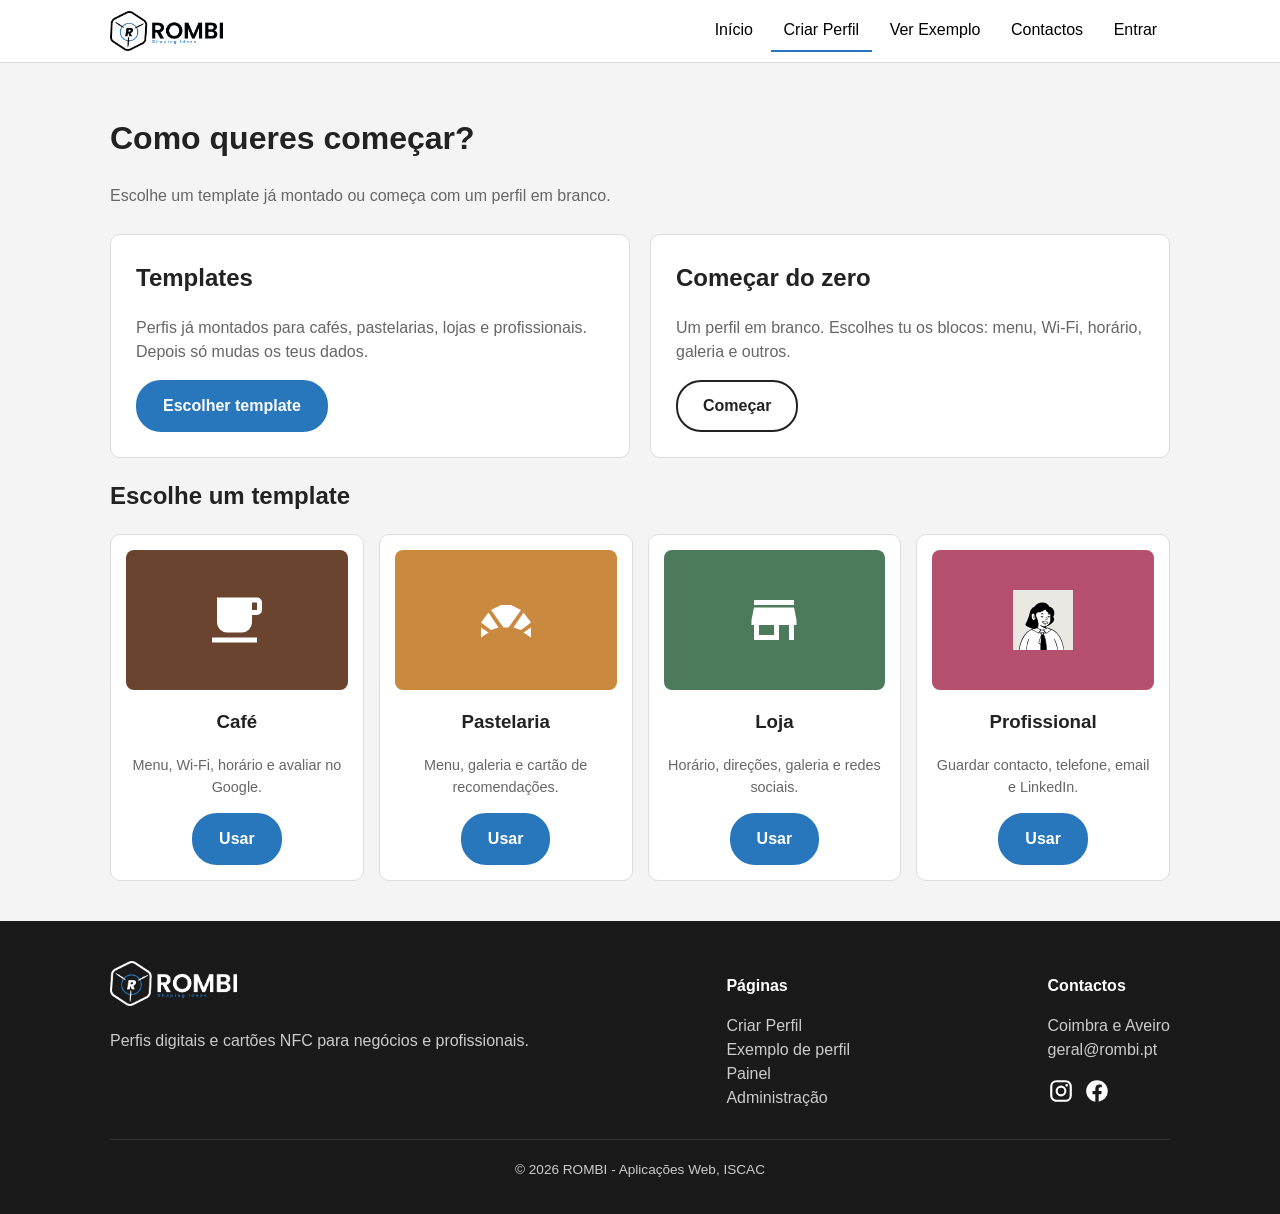
<file: templates.html>
<!doctype html>
<html lang="pt">
<head>
    <meta charset="UTF-8">
    <meta name="viewport" content="width=device-width, initial-scale=1.0">
    <title>ROMBI - Começar</title>
    <link rel="icon" href="imagens/favicon.png">
    <link rel="stylesheet" href="css/style.css?v=4">
</head>
<body>

    <header>
        <div class="contentor" id="barra">
            <a id="logo" href="index.html"><img src="imagens/logo-rombi.png" alt="logótipo da ROMBI"></a>

            <nav>
                <a class="nav-link" href="index.html">Início</a>
                <a class="nav-link activo" href="templates.html">Criar Perfil</a>
                <a class="nav-link" href="perfil.html">Ver Exemplo</a>
                <a class="nav-link" href="contactos.html">Contactos</a>
                <a class="nav-link" href="entrar.html">Entrar</a>
            </nav>
        </div>
    </header>

    <main class="contentor">

        <div class="titulo-pagina">
            <h1>Como queres começar?</h1>
            <p>Escolhe um template já montado ou começa com um perfil em branco.</p>
        </div>

        <div id="comecar">
            <div class="opcao">
                <h2>Templates</h2>
                <p>Perfis já montados para cafés, pastelarias, lojas e profissionais. Depois só mudas os teus dados.</p>
                <a class="botao" href="#lista-templates">Escolher template</a>
            </div>
            <div class="opcao">
                <h2>Começar do zero</h2>
                <p>Um perfil em branco. Escolhes tu os blocos: menu, Wi-Fi, horário, galeria e outros.</p>
                <a class="botao botao-branco" href="criar-perfil.html">Começar</a>
            </div>
        </div>

        <section id="lista-templates">
            <h2>Escolhe um template</h2>
            <div id="templates">
                <div class="template">
                    <div class="miniatura foto1"><img src="imagens/icons/mdi--coffee-branco.svg" alt="ícone de café"></div>
                    <h3>Café</h3>
                    <p>Menu, Wi-Fi, horário e avaliar no Google.</p>
                    <a class="botao" href="criar-perfil.html">Usar</a>
                </div>
                <div class="template">
                    <div class="miniatura foto2"><img src="imagens/icons/mdi--food-croissant-branco.svg" alt="ícone de croissant"></div>
                    <h3>Pastelaria</h3>
                    <p>Menu, galeria e cartão de recomendações.</p>
                    <a class="botao" href="criar-perfil.html">Usar</a>
                </div>
                <div class="template">
                    <div class="miniatura foto4"><img src="imagens/icons/ic--baseline-store-branco.svg" alt="ícone de loja"></div>
                    <h3>Loja</h3>
                    <p>Horário, direções, galeria e redes sociais.</p>
                    <a class="botao" href="criar-perfil.html">Usar</a>
                </div>
                <div class="template">
                    <div class="miniatura foto3"><img src="imagens/avatares/avatar-padrao.svg" alt="avatar de exemplo"></div>
                    <h3>Profissional</h3>
                    <p>Guardar contacto, telefone, email e LinkedIn.</p>
                    <a class="botao" href="criar-perfil.html">Usar</a>
                </div>
            </div>
        </section>

    </main>

    <footer>
        <div class="contentor">
            <div id="rodape">
                <div>
                    <img class="logo-rodape" src="imagens/logo-rombi-branco.png" alt="logótipo da ROMBI">
                    <p>Perfis digitais e cartões NFC para negócios e profissionais.</p>
                </div>
                <div>
                    <h2>Páginas</h2>
                    <ul>
                        <li><a href="templates.html">Criar Perfil</a></li>
                        <li><a href="perfil.html">Exemplo de perfil</a></li>
                        <li><a href="painel.html">Painel</a></li>
                        <li><a href="admin.html">Administração</a></li>
                    </ul>
                </div>
                <div>
                    <h2>Contactos</h2>
                    <ul>
                        <li>Coimbra e Aveiro</li>
                        <li><a href="mailto:geral@rombi.pt">geral@rombi.pt</a></li>
                    </ul>
                    <div id="redes">
                        <a href="https://www.instagram.com/" target="_blank"><img src="imagens/icons/mdi--instagram-branco.svg" alt="instagram da ROMBI"></a>
                        <a href="https://www.facebook.com/" target="_blank"><img src="imagens/icons/mdi--facebook-branco.svg" alt="facebook da ROMBI"></a>
                    </div>
                </div>
            </div>
            <p class="direitos">© 2026 ROMBI - Aplicações Web, ISCAC</p>
        </div>
    </footer>

</body>
</html>
</file>
<file: css/style.css>
* {
    box-sizing: border-box;
}

body {
    margin: 0;
    font-family: Arial, Helvetica, sans-serif;
    color: #222222;
    background-color: #f4f4f4;
    line-height: 1.5;
}

img {
    max-width: 100%;
}

a {
    color: #2877bc;
}

.contentor {
    max-width: 1100px;
    margin: 0 auto;
    padding: 0 20px;
}

header {
    background-color: white;
    border-bottom: 1px solid #dddddd;
}

#barra {
    display: flex;
    flex-wrap: wrap;
    justify-content: space-between;
    align-items: center;
    gap: 10px;
    padding: 10px 20px;
}

#logo img {
    height: 40px;
    display: block;
}

nav {
    display: flex;
    flex-direction: column;
    width: 100%;
    gap: 5px;
}

.nav-link {
    padding: .5rem .8rem;
    color: black;
    text-decoration: none;
}

.nav-link:hover {
    color: white;
    background-color: #2877bc;
}

.nav-link.activo {
    border-bottom: solid 2px #2877bc;
}

.botao {
    display: inline-block;
    padding: 12px 25px;
    border: 2px solid #2877bc;
    border-radius: 25px;
    background-color: #2877bc;
    color: white;
    font-size: 1rem;
    font-weight: bold;
    text-decoration: none;
}

.botao:hover {
    background-color: #1d5a91;
}

.botao-branco {
    background-color: white;
    color: #222222;
    border-color: #222222;
}

.botao-branco:hover {
    background-color: #222222;
    color: white;
}

#destaque {
    display: flex;
    flex-wrap: wrap;
    justify-content: space-between;
    align-items: center;
    gap: 40px;
    padding: 50px 20px;
}

#destaque .texto {
    flex: 1 1 400px;
}

#destaque h1 {
    font-size: 2rem;
    margin: 10px 0;
}

#destaque h1 span {
    color: #2877bc;
}

#destaque p {
    color: #666666;
    font-size: 1.1rem;
}

.seccao {
    padding: 40px 20px;
}

.seccao h2 {
    text-align: center;
    font-size: 1.8rem;
}

#vantagens,
#passos {
    display: flex;
    flex-direction: column;
    gap: 20px;
}

.card {
    flex: 1 1 250px;
    background-color: white;
    border: 1px solid #dddddd;
    border-radius: 10px;
    padding: 25px;
}

.card img {
    width: 45px;
}

.card p {
    color: #666666;
}

#chamada {
    background-color: #1a1a1a;
    color: white;
    text-align: center;
    border-radius: 10px;
    padding: 40px 20px;
}

.telemovel {
    width: 280px;
    margin: 0 auto;
    border: 10px solid #222222;
    border-radius: 35px;
    background-color: white;
    overflow: hidden;
}

.perfil {
    background-color: white;
    text-align: center;
    padding-bottom: 20px;
}

.capa {
    height: 100px;
    background-color: #2877bc;
}

.avatar {
    display: block;
    width: 100px;
    height: 100px;
    margin: -50px auto 0 auto;
    border: 5px solid white;
    border-radius: 50%;
    background-color: white;
}

.perfil h1,
.perfil h2 {
    margin: 10px 0 0 0;
    font-size: 1.4rem;
}

.categoria {
    color: #666666;
    margin: 0;
}

.bio {
    padding: 0 20px;
}

.acoes {
    display: flex;
    justify-content: center;
    gap: 10px;
    margin: 15px 0;
}

.acoes img {
    width: 45px;
    padding: 11px;
    border-radius: 50%;
    background-color: #eeeeee;
}

.lista-botoes {
    display: flex;
    flex-direction: column;
    gap: 10px;
    padding: 0 20px;
}

.botao-link {
    display: flex;
    align-items: center;
    gap: 10px;
    padding: 12px 15px;
    border: 1px solid #dddddd;
    border-radius: 10px;
    color: #222222;
    text-decoration: none;
}

.botao-link:hover {
    border-color: #2877bc;
}

.botao-link img {
    width: 22px;
}

.botao-link.principal {
    justify-content: center;
    background-color: #222222;
    color: white;
}

.telemovel .capa {
    height: 70px;
}

.telemovel .avatar {
    width: 80px;
    height: 80px;
    margin-top: -40px;
}

#pagina-perfil {
    max-width: 450px;
    margin: 0 auto;
}

.bloco-perfil {
    text-align: left;
    margin: 20px 20px 0 20px;
    padding: 5px 20px 15px 20px;
    border: 1px solid #dddddd;
    border-radius: 10px;
}

.bloco-perfil h2 {
    font-size: 1.15rem;
}

.bloco-perfil h2 img {
    width: 22px;
}

.bloco-perfil h3 {
    font-size: 1rem;
    margin-bottom: 5px;
}

.estrelas {
    color: #f5b400;
    font-size: 1.4rem;
    margin: 0 0 10px 0;
}

.lista-menu {
    list-style: none;
    padding: 0;
    margin: 0;
}

.lista-menu li {
    display: flex;
    justify-content: space-between;
    padding: 5px 0;
    border-bottom: 1px dashed #dddddd;
}

.tabela-horario {
    width: 100%;
}

.tabela-horario td {
    padding: 5px 0;
    border-bottom: 1px solid #dddddd;
}

#galeria {
    display: flex;
    gap: 8px;
}

#galeria .foto {
    flex: 1;
    height: 140px;
    border-radius: 8px;
    display: flex;
    justify-content: center;
    align-items: center;
}

#galeria .foto img {
    width: 40%;
}

.foto1 { background-color: #6b4430; }
.foto2 { background-color: #c98a3f; }
.foto3 { background-color: #b5506f; }
.foto4 { background-color: #4d7a5a; }

.rodape-perfil {
    color: #666666;
    font-size: .9rem;
}

.formulario fieldset {
    background-color: white;
    border: 1px solid #dddddd;
    border-radius: 10px;
    padding: 20px;
    margin: 0 0 20px 0;
}

.formulario legend {
    font-weight: bold;
}

.campo {
    flex: 1 1 200px;
    margin-bottom: 15px;
}

.campo label {
    display: block;
    font-weight: bold;
    font-size: .9rem;
    margin-bottom: 5px;
}

.campo input,
.campo textarea,
.campo select {
    width: 100%;
    padding: 10px;
    border: 1px solid #cccccc;
    border-radius: 8px;
    font-family: Arial, Helvetica, sans-serif;
    font-size: 1rem;
}

.linha {
    display: flex;
    flex-wrap: wrap;
    gap: 0 15px;
}

.ajuda {
    font-size: .8rem;
    color: #666666;
}

.obrigatorio {
    color: red;
}

button.botao {
    cursor: pointer;
}

.titulo-pagina {
    padding: 30px 0 10px 0;
}

.titulo-pagina p {
    color: #666666;
}

#criar {
    display: flex;
    flex-wrap: wrap;
    align-items: flex-start;
    gap: 30px;
    padding-bottom: 40px;
}

#criar .formulario {
    flex: 1 1 500px;
}

#pre-visualizacao {
    flex: 1 1 300px;
    text-align: center;
}

.adicionar-bloco {
    margin: 15px 20px 0 20px;
    padding: 15px;
    border: 2px dashed #2877bc;
    border-radius: 10px;
    background-color: #eef5fc;
    color: #2877bc;
    font-weight: bold;
}

.adicionar-bloco span {
    display: block;
    font-size: 2rem;
}

#estatisticas {
    display: flex;
    flex-wrap: wrap;
    gap: 15px;
    margin-bottom: 20px;
}

.estatistica {
    flex: 1 1 200px;
    background-color: white;
    border: 1px solid #dddddd;
    border-radius: 10px;
    padding: 20px;
}

.estatistica .valor {
    font-size: 1.8rem;
    font-weight: bold;
}

.estatistica .descricao {
    color: #666666;
}

.colunas {
    display: flex;
    flex-wrap: wrap;
    align-items: flex-start;
    gap: 20px;
    padding-bottom: 40px;
}

.caixa {
    flex: 1 1 500px;
    min-width: 0;
    background-color: white;
    border: 1px solid #dddddd;
    border-radius: 10px;
    padding: 0 20px 20px 20px;
}

.caixa.pequena {
    flex: 1 1 250px;
    text-align: center;
}

.caixa.pequena img {
    width: 200px;
}

.tabela-scroll {
    overflow-x: auto;
}

.tabela {
    width: 100%;
    min-width: 450px;
    border-collapse: collapse;
}

.tabela th,
.tabela td {
    text-align: left;
    padding: 10px;
    border-bottom: 1px solid #dddddd;
}

.tabela th {
    color: #666666;
    font-size: .85rem;
}

.tabela img {
    width: 20px;
}

.ativo {
    color: green;
    font-weight: bold;
}

.inativo {
    color: #999999;
}

#contactos {
    display: flex;
    flex-wrap: wrap;
    gap: 30px;
    padding-bottom: 40px;
}

#perguntas,
#mensagem {
    flex: 1 1 400px;
}

.pergunta {
    background-color: white;
    border: 1px solid #dddddd;
    border-radius: 10px;
    padding: 5px 20px;
    margin-bottom: 10px;
}

.pergunta h3 {
    font-size: 1rem;
}

.pergunta p {
    color: #666666;
}

#login {
    max-width: 420px;
    margin: 40px auto;
}

#login .botao {
    width: 100%;
}

footer {
    background-color: #1a1a1a;
    color: #cccccc;
    padding: 40px 0 20px 0;
}

#rodape {
    display: flex;
    flex-wrap: wrap;
    justify-content: space-between;
    gap: 30px;
}

#rodape h2 {
    color: white;
    font-size: 1rem;
}

#rodape ul {
    list-style: none;
    padding: 0;
}

#rodape a {
    color: #cccccc;
    text-decoration: none;
}

#rodape a:hover {
    color: white;
}

#rodape .logo-rodape {
    height: 45px;
}

#redes {
    display: flex;
    gap: 10px;
}

#redes img {
    width: 26px;
}

.direitos {
    text-align: center;
    font-size: .85rem;
    border-top: 1px solid #333333;
    padding-top: 20px;
}

#comecar {
    display: flex;
    flex-direction: column;
    gap: 20px;
}

.opcao {
    flex: 1 1 300px;
    background-color: white;
    border: 1px solid #dddddd;
    border-radius: 10px;
    padding: 5px 25px 25px 25px;
}

.opcao p {
    color: #666666;
}

#lista-templates {
    padding-bottom: 40px;
}

#templates {
    display: flex;
    flex-wrap: wrap;
    gap: 15px;
}

.template {
    flex: 1 1 130px;
    background-color: white;
    border: 1px solid #dddddd;
    border-radius: 10px;
    padding: 15px;
    text-align: center;
}

.template p {
    color: #666666;
    font-size: .9rem;
}

.miniatura {
    height: 140px;
    border-radius: 8px;
    display: flex;
    justify-content: center;
    align-items: center;
}

.miniatura img {
    width: 60px;
}

@media(min-width: 640px){
    nav {
        flex-direction: row;
        flex-wrap: wrap;
        width: auto;
    }

    #destaque h1 {
        font-size: 2.6rem;
    }

    #vantagens,
    #passos,
    #comecar {
        flex-direction: row;
        flex-wrap: wrap;
    }
}
</file>
